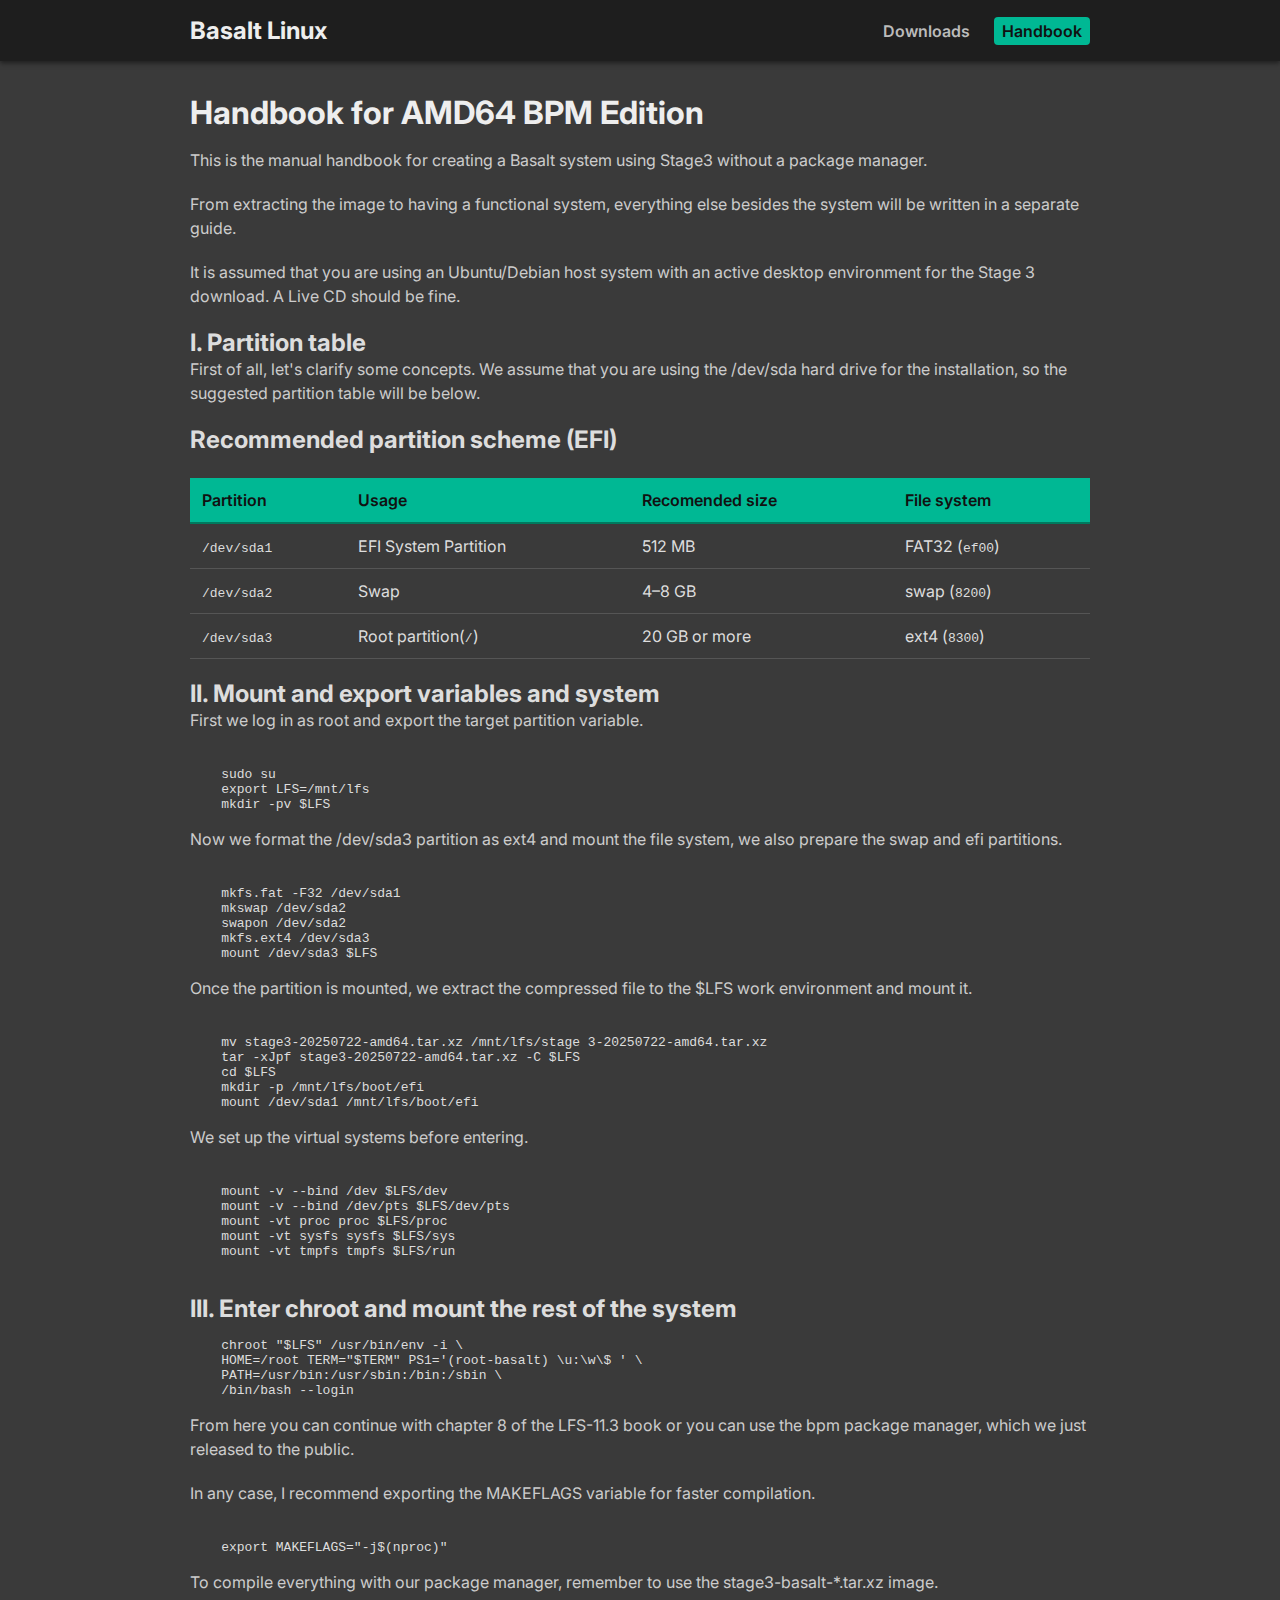
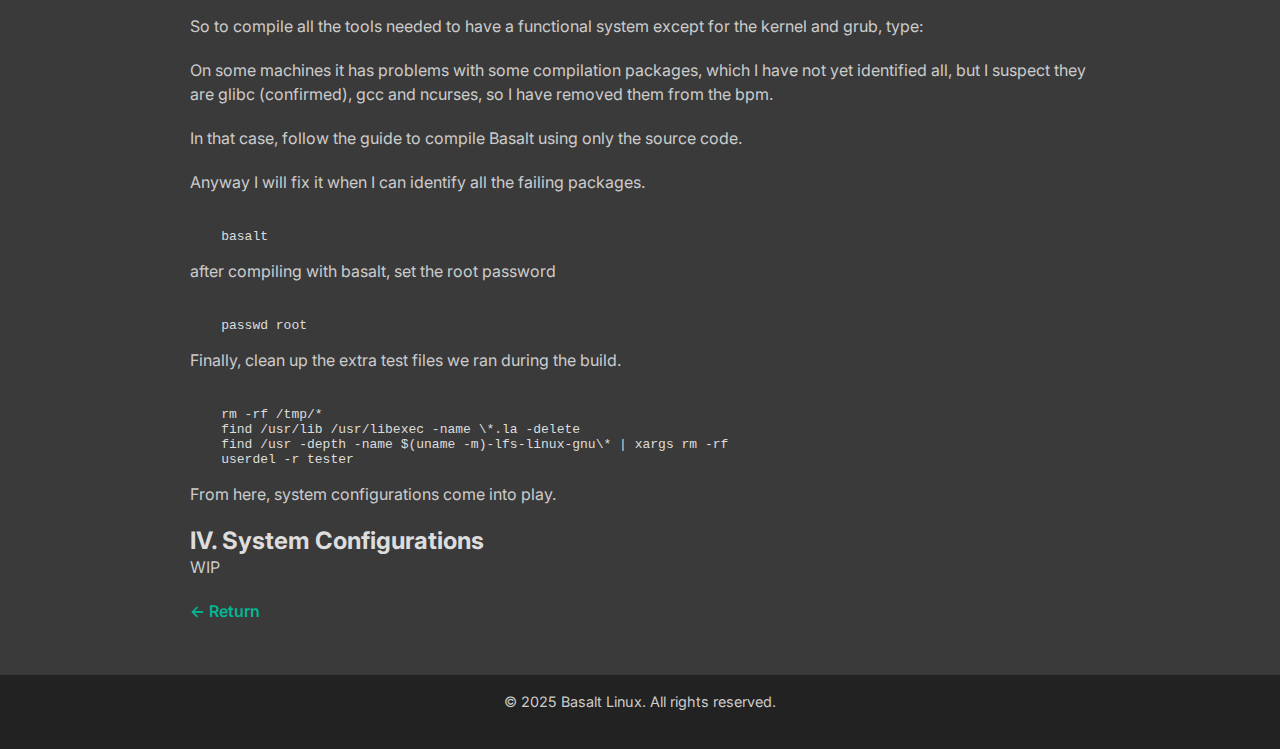
<file: amd64-basalt.html>
<!DOCTYPE html>
<html lang="es">
<head>
  <meta charset="UTF-8" />
  <meta name="viewport" content="width=device-width, initial-scale=1" />
  <title>Handbook AMD64 - Basalt Linux</title>
  <link rel="stylesheet" href="styles.css" />
  <link href="https://fonts.googleapis.com/css2?family=Inter:wght@400;600&display=swap" rel="stylesheet" />
</head>
<body>
  <header>
    <nav>
      <a href="index.html" class="logo">Basalt Linux</a>
      <div class="nav-links">
        <a href="download.html" class="nav-link">Downloads</a>
        <a href="handbook.html" class="nav-link active">Handbook</a>
      </div>
    </nav>
  </header>

  <main class="container">
    <h1>Handbook for AMD64 BPM Edition</h1>
    <p>This is the manual handbook for creating a Basalt system using Stage3 without a package manager.</p>
    <p>From extracting the image to having a functional system, everything else besides the system will be written in a separate guide.</p>
    <p>It is assumed that you are using an Ubuntu/Debian host system with an active desktop environment for the Stage 3 download. A Live CD should be fine.</p>
    <p></p>
    <h2>I. Partition table</h2>
    <p>First of all, let's clarify some concepts. We assume that you are using the /dev/sda hard drive for the installation, so the suggested partition table will be below.</p>
    <section class="partition-guide">
  <h2>Recommended partition scheme (EFI)</h2>
  <table class="partition-table">
    <thead>
      <tr>
        <th>Partition</th>
        <th>Usage</th>
        <th>Recomended size</th>
        <th>File system</th>
      </tr>
    </thead>
    <tbody>
      <tr>
        <td><code>/dev/sda1</code></td>
        <td>EFI System Partition</td>
        <td>512 MB</td>
        <td>FAT32 (<code>ef00</code>)</td>
      </tr>
      <tr>
        <td><code>/dev/sda2</code></td>
        <td>Swap</td>
        <td>4–8 GB</td>
        <td>swap (<code>8200</code>)</td>
      </tr>
      <tr>
        <td><code>/dev/sda3</code></td>
        <td>Root partition(<code>/</code>)</td>
        <td>20 GB or more</td>
        <td>ext4 (<code>8300</code>)</td>
      </tr>
    </tbody>
  </table>
</section>
    <p></p>
    <h2>II. Mount and export variables and system</h2>
    <p>First we log in as root and export the target partition variable.</p>
    <pre><code>
    sudo su
    export LFS=/mnt/lfs
    mkdir -pv $LFS
    </code></pre>
    <p>Now we format the /dev/sda3 partition as ext4 and mount the file system, we also prepare the swap and efi partitions.</p>
    <pre><code>
    mkfs.fat -F32 /dev/sda1
    mkswap /dev/sda2
    swapon /dev/sda2
    mkfs.ext4 /dev/sda3
    mount /dev/sda3 $LFS
    </code></pre>
    <p>Once the partition is mounted, we extract the compressed file to the $LFS work environment and mount it.</p>
    <pre><code>
    mv stage3-20250722-amd64.tar.xz /mnt/lfs/stage 3-20250722-amd64.tar.xz
    tar -xJpf stage3-20250722-amd64.tar.xz -C $LFS
    cd $LFS
    mkdir -p /mnt/lfs/boot/efi
    mount /dev/sda1 /mnt/lfs/boot/efi
    </code></pre>
    <p>We set up the virtual systems before entering.</p>
    <pre><code>
    mount -v --bind /dev $LFS/dev
    mount -v --bind /dev/pts $LFS/dev/pts
    mount -vt proc proc $LFS/proc
    mount -vt sysfs sysfs $LFS/sys
    mount -vt tmpfs tmpfs $LFS/run
    </code></pre>
    <p></p>
    <h2>III. Enter chroot and mount the rest of the system</h2>
    <pre><code>
    chroot "$LFS" /usr/bin/env -i \
    HOME=/root TERM="$TERM" PS1='(root-basalt) \u:\w\$ ' \
    PATH=/usr/bin:/usr/sbin:/bin:/sbin \
    /bin/bash --login
    </code></pre>

    <p>From here you can continue with chapter 8 of the LFS-11.3 book or you can use the bpm package manager, which we just released to the public.</p>
    <p>In any case, I recommend exporting the MAKEFLAGS variable for faster compilation.</p>
    <pre><code>
    export MAKEFLAGS="-j$(nproc)"
    </code></pre>
    <p>To compile everything with our package manager, remember to use the stage3-basalt-*.tar.xz image.</p>
    <p>So to compile all the tools needed to have a functional system except for the kernel and grub, type:</p>
    <p>On some machines it has problems with some compilation packages, which I have not yet identified all, but I suspect they are glibc (confirmed), gcc and ncurses, so I have removed them from the bpm.</p>
    <p>In that case, follow the guide to compile Basalt using only the source code. </p>
    <p>Anyway I will fix it when I can identify all the failing packages.</p>
    <pre><code>
    basalt
    </code></pre>
    <p>after compiling with basalt, set the root password</p>
    <pre><code>
    passwd root
    </code></pre>
    <p>Finally, clean up the extra test files we ran during the build.</p>
    <pre><code>
    rm -rf /tmp/*
    find /usr/lib /usr/libexec -name \*.la -delete
    find /usr -depth -name $(uname -m)-lfs-linux-gnu\* | xargs rm -rf
    userdel -r tester
    </code></pre>
    <p>From here, system configurations come into play.</p>
    <h2>IV. System Configurations</h2>
    <p>WIP</p>
    <p><a class="back-link" href="index.html">← Return</a></p>
  </main>

  <footer>
    <p>© 2025 Basalt Linux. All rights reserved.</p>
  </footer>
</body>
</html>
</file>
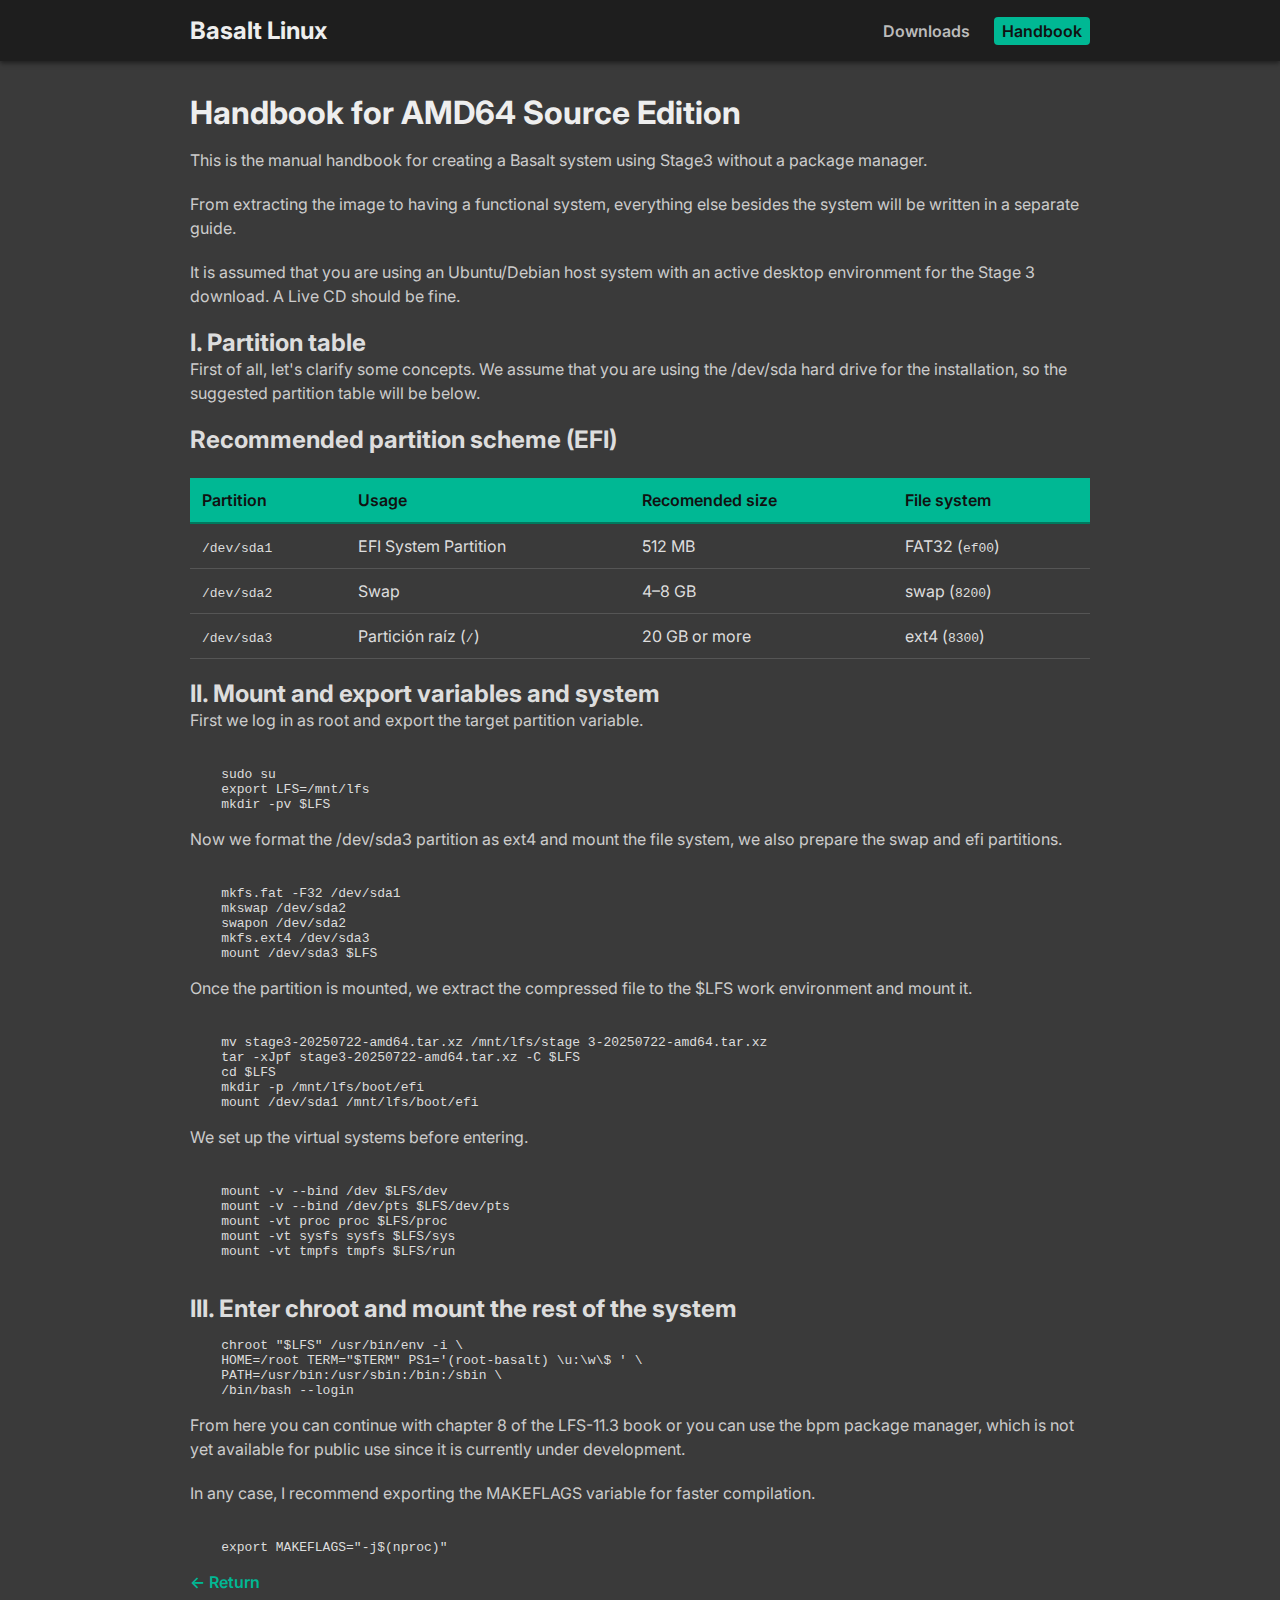
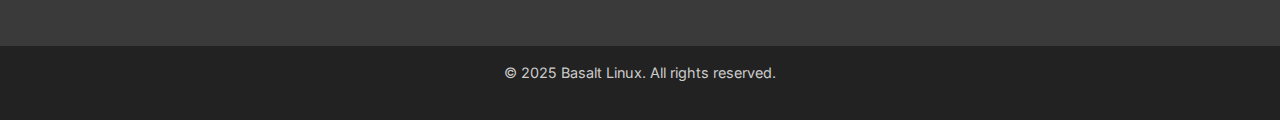
<file: amd64.html>
<!DOCTYPE html>
<html lang="es">
<head>
  <meta charset="UTF-8" />
  <meta name="viewport" content="width=device-width, initial-scale=1" />
  <title>Handbook AMD64 - Basalt Linux</title>
  <link rel="stylesheet" href="styles.css" />
  <link href="https://fonts.googleapis.com/css2?family=Inter:wght@400;600&display=swap" rel="stylesheet" />
</head>
<body>
  <header>
    <nav>
      <a href="index.html" class="logo">Basalt Linux</a>
      <div class="nav-links">
        <a href="download.html" class="nav-link">Downloads</a>
        <a href="handbook.html" class="nav-link active">Handbook</a>
      </div>
    </nav>
  </header>

  <main class="container">
    <h1>Handbook for AMD64 Source Edition</h1>
    <p>This is the manual handbook for creating a Basalt system using Stage3 without a package manager.</p>
    <p>From extracting the image to having a functional system, everything else besides the system will be written in a separate guide.</p>
    <p>It is assumed that you are using an Ubuntu/Debian host system with an active desktop environment for the Stage 3 download. A Live CD should be fine.</p>
    <p></p>
    <h2>I. Partition table</h2>
    <p>First of all, let's clarify some concepts. We assume that you are using the /dev/sda hard drive for the installation, so the suggested partition table will be below.</p>
    <section class="partition-guide">
  <h2>Recommended partition scheme (EFI)</h2>
  <table class="partition-table">
    <thead>
      <tr>
        <th>Partition</th>
        <th>Usage</th>
        <th>Recomended size</th>
        <th>File system</th>
      </tr>
    </thead>
    <tbody>
      <tr>
        <td><code>/dev/sda1</code></td>
        <td>EFI System Partition</td>
        <td>512 MB</td>
        <td>FAT32 (<code>ef00</code>)</td>
      </tr>
      <tr>
        <td><code>/dev/sda2</code></td>
        <td>Swap</td>
        <td>4–8 GB</td>
        <td>swap (<code>8200</code>)</td>
      </tr>
      <tr>
        <td><code>/dev/sda3</code></td>
        <td>Partición raíz (<code>/</code>)</td>
        <td>20 GB or more</td>
        <td>ext4 (<code>8300</code>)</td>
      </tr>
    </tbody>
  </table>
</section>
    <p></p>
    <h2>II. Mount and export variables and system</h2>
    <p>First we log in as root and export the target partition variable.</p>
    <pre><code>
    sudo su
    export LFS=/mnt/lfs
    mkdir -pv $LFS
    </code></pre>
    <p>Now we format the /dev/sda3 partition as ext4 and mount the file system, we also prepare the swap and efi partitions.</p>
    <pre><code>
    mkfs.fat -F32 /dev/sda1
    mkswap /dev/sda2
    swapon /dev/sda2
    mkfs.ext4 /dev/sda3
    mount /dev/sda3 $LFS
    </code></pre>
    <p>Once the partition is mounted, we extract the compressed file to the $LFS work environment and mount it.</p>
    <pre><code>
    mv stage3-20250722-amd64.tar.xz /mnt/lfs/stage 3-20250722-amd64.tar.xz
    tar -xJpf stage3-20250722-amd64.tar.xz -C $LFS
    cd $LFS
    mkdir -p /mnt/lfs/boot/efi
    mount /dev/sda1 /mnt/lfs/boot/efi
    </code></pre>
    <p>We set up the virtual systems before entering.</p>
    <pre><code>
    mount -v --bind /dev $LFS/dev
    mount -v --bind /dev/pts $LFS/dev/pts
    mount -vt proc proc $LFS/proc
    mount -vt sysfs sysfs $LFS/sys
    mount -vt tmpfs tmpfs $LFS/run
    </code></pre>
    <p></p>
    <h2>III. Enter chroot and mount the rest of the system</h2>
    <pre><code>
    chroot "$LFS" /usr/bin/env -i \
    HOME=/root TERM="$TERM" PS1='(root-basalt) \u:\w\$ ' \
    PATH=/usr/bin:/usr/sbin:/bin:/sbin \
    /bin/bash --login
    </code></pre>

    <p>From here you can continue with chapter 8 of the LFS-11.3 book or you can use the bpm package manager, which is not yet available for public use since it is currently under development.</p>
    <p>In any case, I recommend exporting the MAKEFLAGS variable for faster compilation.</p>
    <pre><code>
    export MAKEFLAGS="-j$(nproc)"
    </code></pre>
    <p><a class="back-link" href="index.html">← Return</a></p>
  </main>

  <footer>
    <p>© 2025 Basalt Linux. All rights reserved.</p>
  </footer>
</body>
</html>
</file>
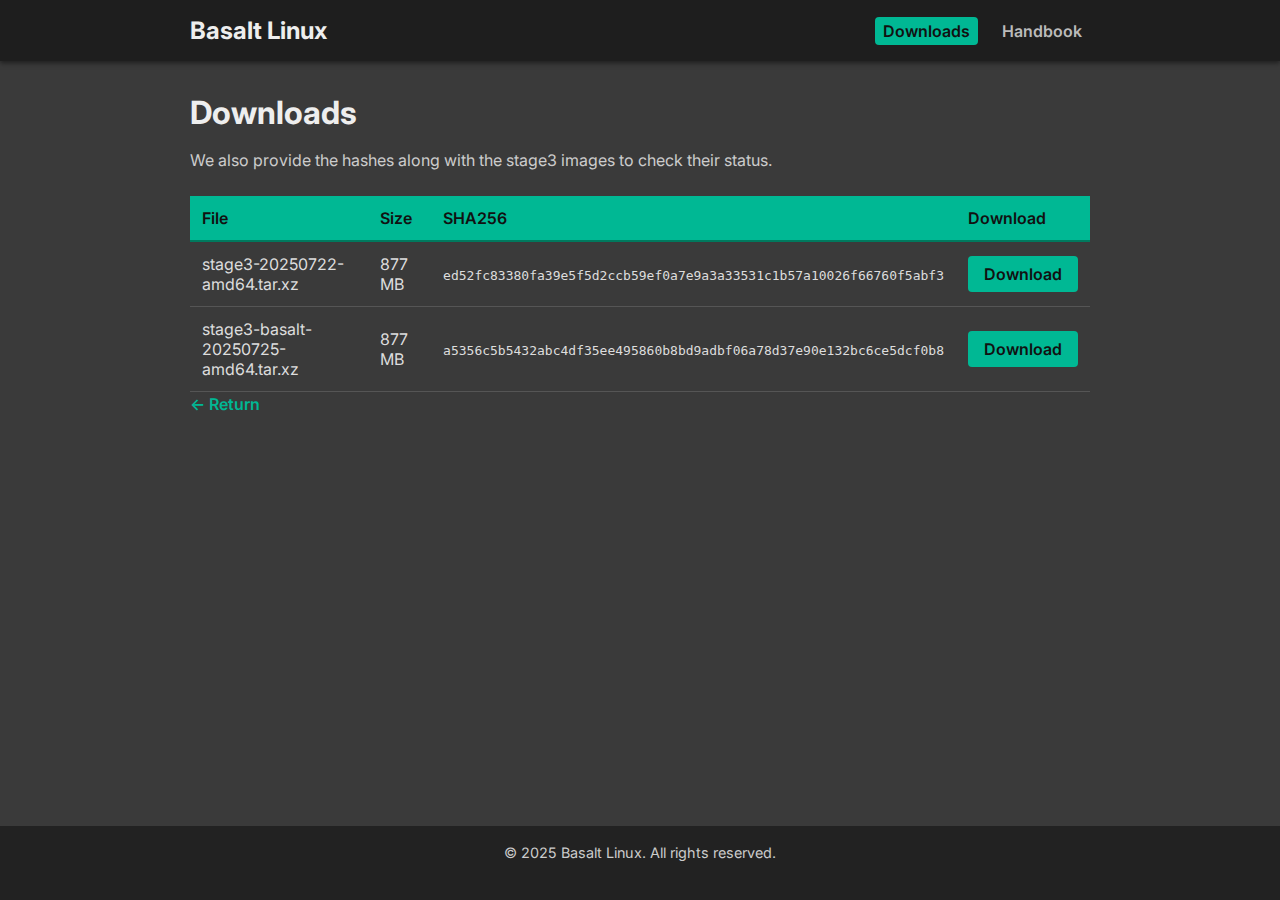
<file: download.html>
<!DOCTYPE html>
<html lang="es">
<head>
  <meta charset="UTF-8" />
  <meta name="viewport" content="width=device-width, initial-scale=1" />
  <title>Downloads - Basalt Linux</title>
  <link rel="stylesheet" href="styles.css" />
  <link href="https://fonts.googleapis.com/css2?family=Inter:wght@400;600&display=swap" rel="stylesheet" />
</head>
<body>
  <header>
    <nav>
      <a href="index.html" class="logo">Basalt Linux</a>
      <div class="nav-links">
        <a href="download.html" class="nav-link active">Downloads</a>
        <a href="handbook.html" class="nav-link">Handbook</a>
      </div>
    </nav>
  </header>

  <main class="container">
    <h1>Downloads</h1>
    <p>We also provide the hashes along with the stage3 images to check their status.</p>

    <table>
      <thead>
        <tr>
          <th>File</th>
          <th>Size</th>
          <th>SHA256</th>
          <th>Download</th>
        </tr>
      </thead>
      <tbody>
        <tr>
          <td>stage3-20250722-amd64.tar.xz</td>
          <td>877 MB</td>
          <td><code>ed52fc83380fa39e5f5d2ccb59ef0a7e9a3a33531c1b57a10026f66760f5abf3</code></td>
          <td><a href="https://www.mediafire.com/file/mhz4qycfhkrvvto/stage3-20250722-amd64.tar.xz/file" class="btn-download" download>Download</a></td>
        </tr>
      </tbody>
      <tbody>
        <tr>
          <td>stage3-basalt-20250725-amd64.tar.xz</td>
          <td>877 MB</td>
          <td><code>a5356c5b5432abc4df35ee495860b8bd9adbf06a78d37e90e132bc6ce5dcf0b8</code></td>
          <td><a href="#" class="btn-download" download>Download</a></td>
        </tr>
      </tbody>
    </table>

    <p><a href="index.html" class="back-link">← Return</a></p>
  </main>

  <footer>
    <p>© 2025 Basalt Linux. All rights reserved.</p>
  </footer>
</body>
</html>
</file>
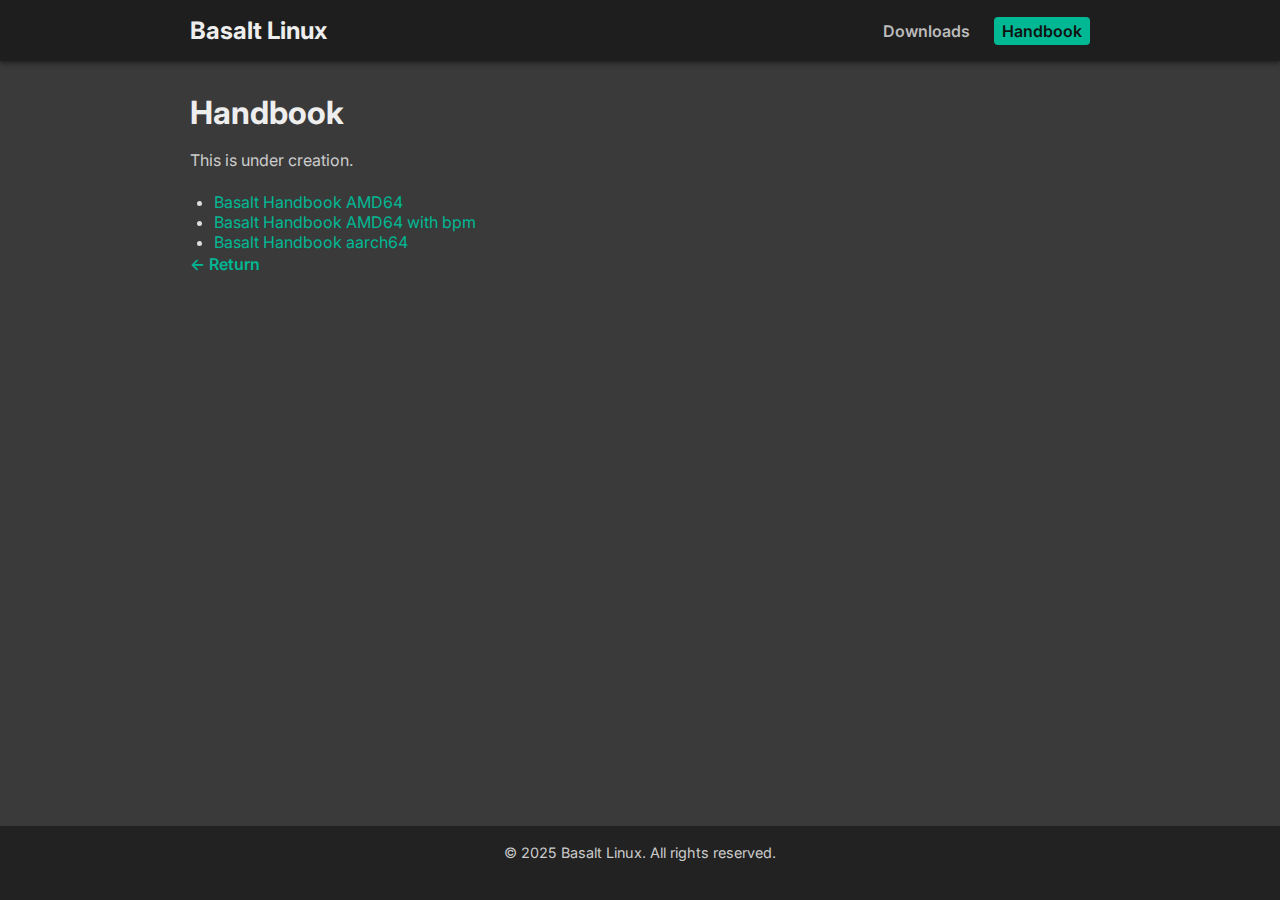
<file: handbook.html>
<!DOCTYPE html>
<html lang="es">
<head>
  <meta charset="UTF-8" />
  <meta name="viewport" content="width=device-width, initial-scale=1" />
  <title>Handbook - Basalt Linux</title>
  <link rel="stylesheet" href="styles.css" />
  <link href="https://fonts.googleapis.com/css2?family=Inter:wght@400;600&display=swap" rel="stylesheet" />
</head>
<body>
  <header>
    <nav>
      <a href="index.html" class="logo">Basalt Linux</a>
      <div class="nav-links">
        <a href="download.html" class="nav-link">Downloads</a>
        <a href="handbook.html" class="nav-link active">Handbook</a>
      </div>
    </nav>
  </header>

  <main class="container">
    <h1>Handbook</h1>
    <p>This is under creation.</p>

    <ul>
      <li><a href="amd64.html" target="_blank" rel="noopener noreferrer">Basalt Handbook AMD64</a></li>
      <li><a href="#" target="_blank" rel="noopener noreferrer">Basalt Handbook AMD64 with bpm</a></li>
      <li><a href="#" target="_blank" rel="noopener noreferrer">Basalt Handbook aarch64</a></li>
      <!-- More links here -->
    </ul>

    <p><a href="index.html" class="back-link">← Return</a></p>
  </main>

  <footer>
    <p>© 2025 Basalt Linux. All rights reserved.</p>
  </footer>
</body>
</html>
</file>
<file: styles.css>
/* Reset */
* {
  margin: 0;
  padding: 0;
  box-sizing: border-box;
}

/* Tipografía */
body {
  font-family: 'Inter', sans-serif;
  background-color: #3a3a3a;
  color: #ddd;
  min-height: 100vh;
  display: flex;
  flex-direction: column;
}

/* Contenedor principal */
.container {
  max-width: 900px;
  width: 90%;
  margin: 2rem auto;
}

/* Header y navegación */
header {
  background-color: #1e1e1e;
  padding: 1rem 0;
  box-shadow: 0 2px 5px rgba(0,0,0,0.5);
}

nav {
  width: 90%;
  max-width: 900px;
  margin: 0 auto;
  display: flex;
  justify-content: space-between;
  align-items: center;
}

.logo {
  color: #eee;
  font-weight: 700;
  font-size: 1.5rem;
  text-decoration: none;
}

.nav-links {
  display: flex;
  gap: 1rem;
}

.nav-link {
  color: #bbb;
  font-weight: 600;
  text-decoration: none;
  padding: 0.25rem 0.5rem;
  border-radius: 4px;
  transition: background-color 0.2s ease;
}

.nav-link:hover {
  background-color: #555;
  color: #fff;
}

.nav-link.active {
  background-color: #00b894;
  color: #111;
}

/* Títulos y párrafos */
h1 {
  margin-bottom: 1rem;
  font-weight: 700;
  color: #eee;
}

p {
  margin-bottom: 1.25rem;
  line-height: 1.5;
  color: #ccc;
}

/* Tabla */
table {
  width: 100%;
  border-collapse: collapse;
  margin-top: 1.5rem;
  color: #ddd;
}

thead th {
  background-color: #00b894;
  color: #111;
  padding: 0.75rem;
  text-align: left;
  font-weight: 600;
  border-bottom: 2px solid #007a5e;
}

tbody td {
  border-bottom: 1px solid #555;
  padding: 0.75rem;
  vertical-align: middle;
}

/* Hover fila */
tbody tr:hover {
  background-color: #444;
}

/* Botón de descarga */
.btn-download {
  background-color: #00b894;
  color: #111;
  text-decoration: none;
  padding: 0.5rem 1rem;
  border-radius: 4px;
  font-weight: 600;
  transition: background-color 0.2s ease;
}

.btn-download:hover {
  background-color: #007a5e;
}

/* Link de volver */
.back-link {
  color: #00b894;
  text-decoration: none;
  font-weight: 600;
}

.back-link:hover {
  text-decoration: underline;
}

/* Footer */
footer {
  text-align: center;
  padding: 1rem 0;
  margin-top: auto;
  background-color: #222;
  color: #888;
  font-size: 0.9rem;
}

/* Lista en handbook */
ul {
  list-style-type: disc;
  margin-left: 1.5rem;
  color: #ddd;
}

ul li a {
  color: #00b894;
  text-decoration: none;
}

ul li a:hover {
  text-decoration: underline;
}
</file>
